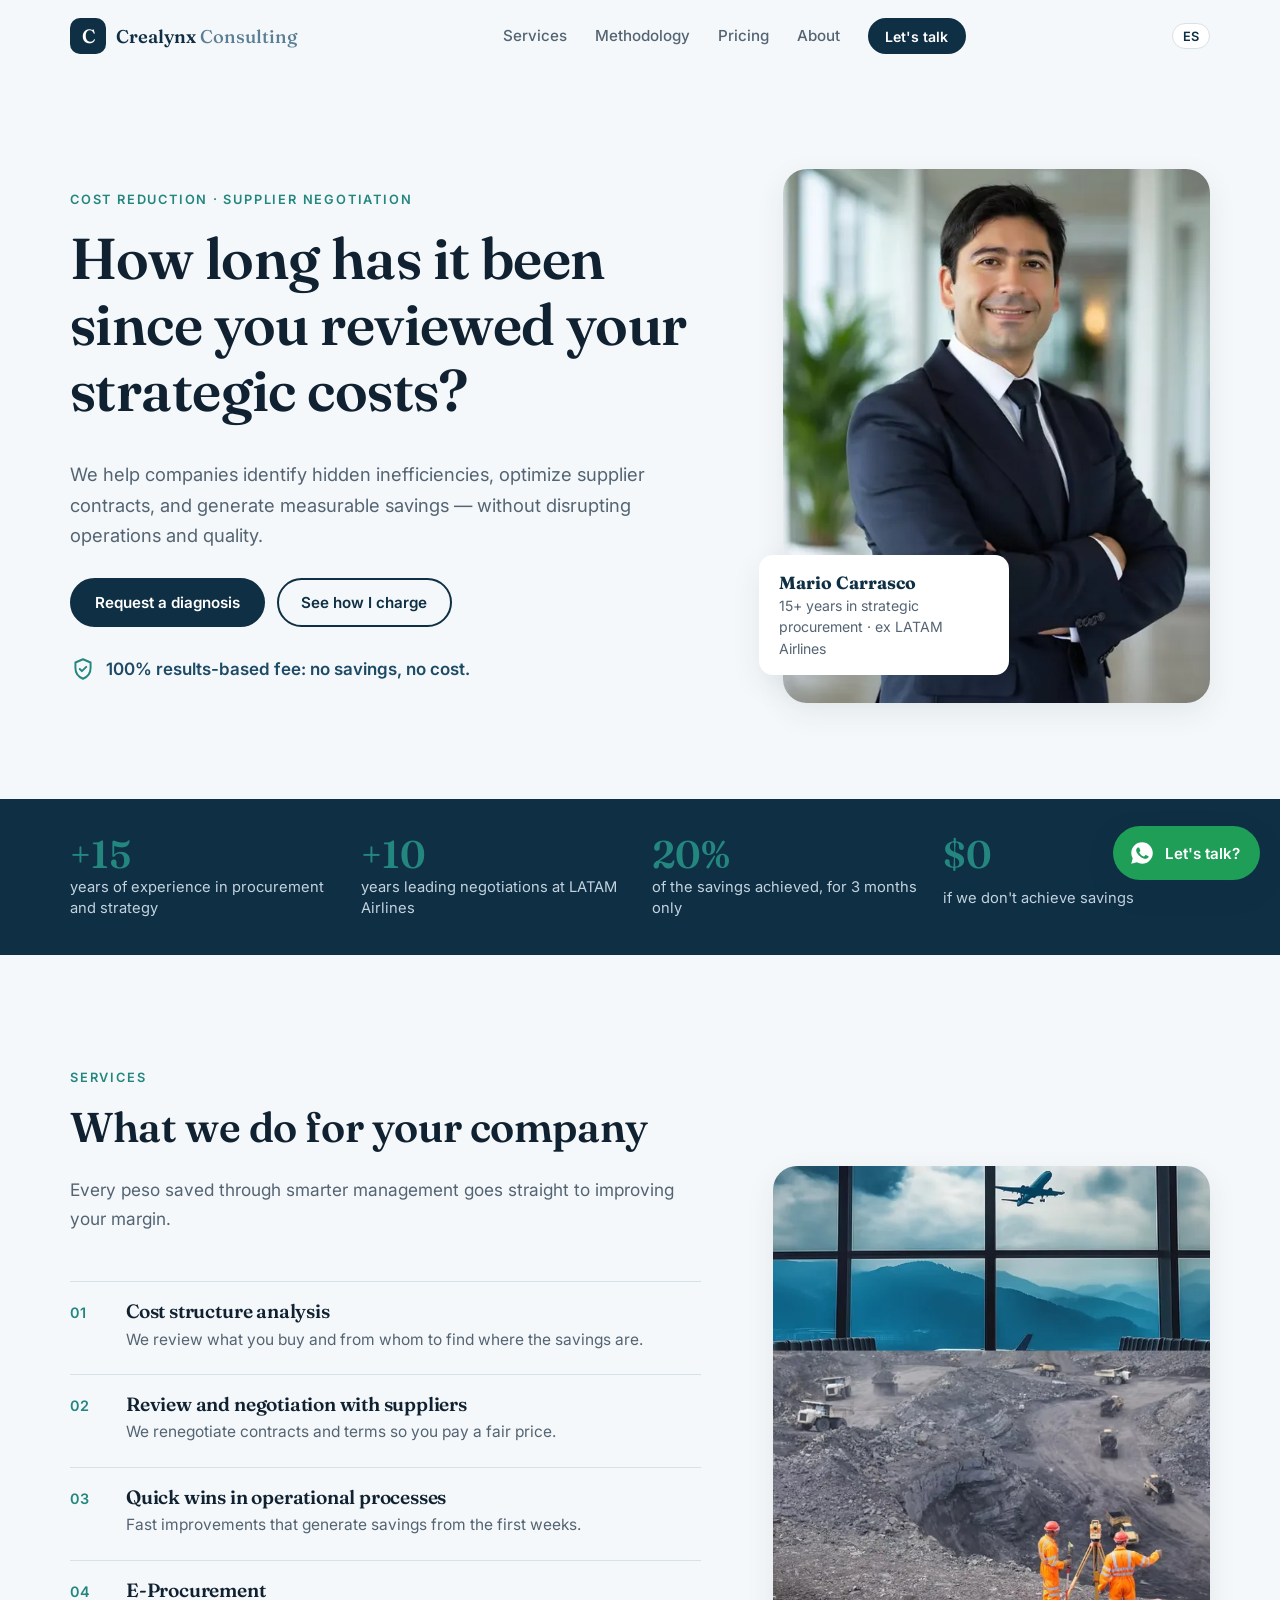
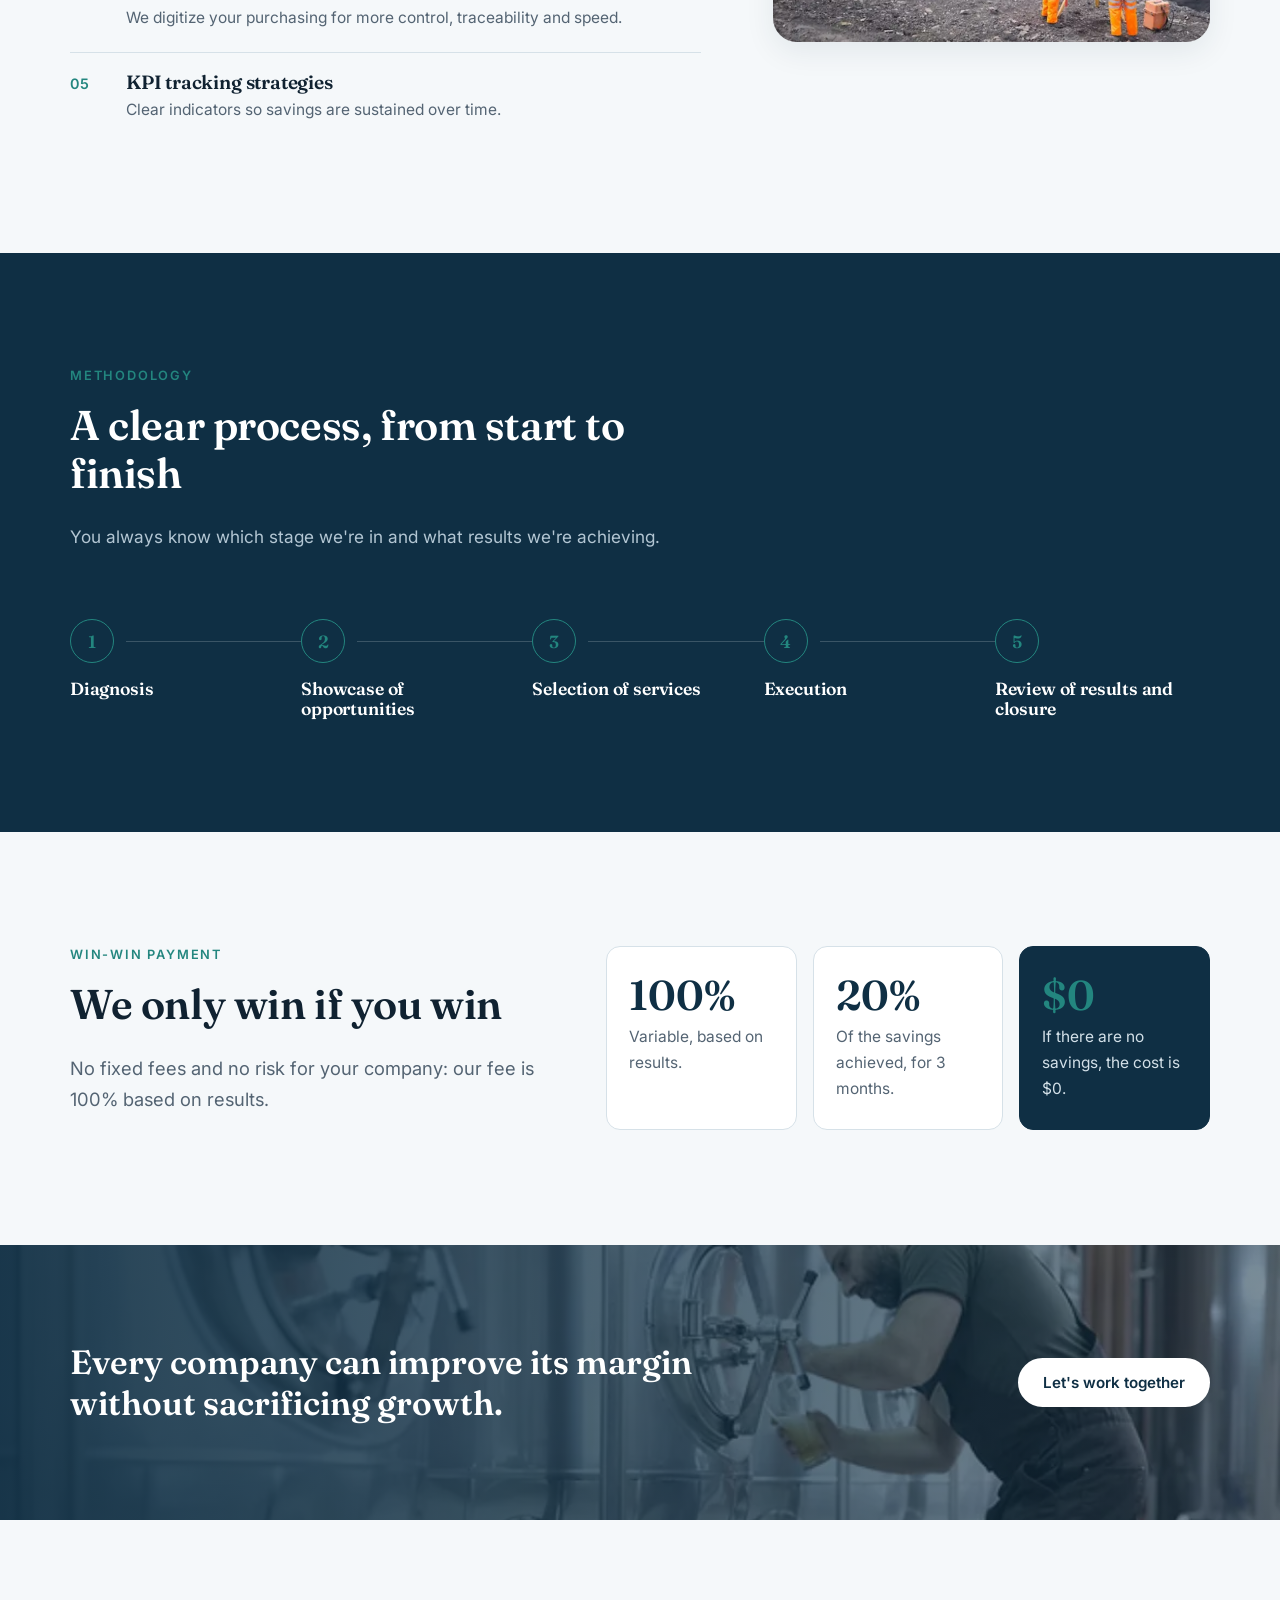
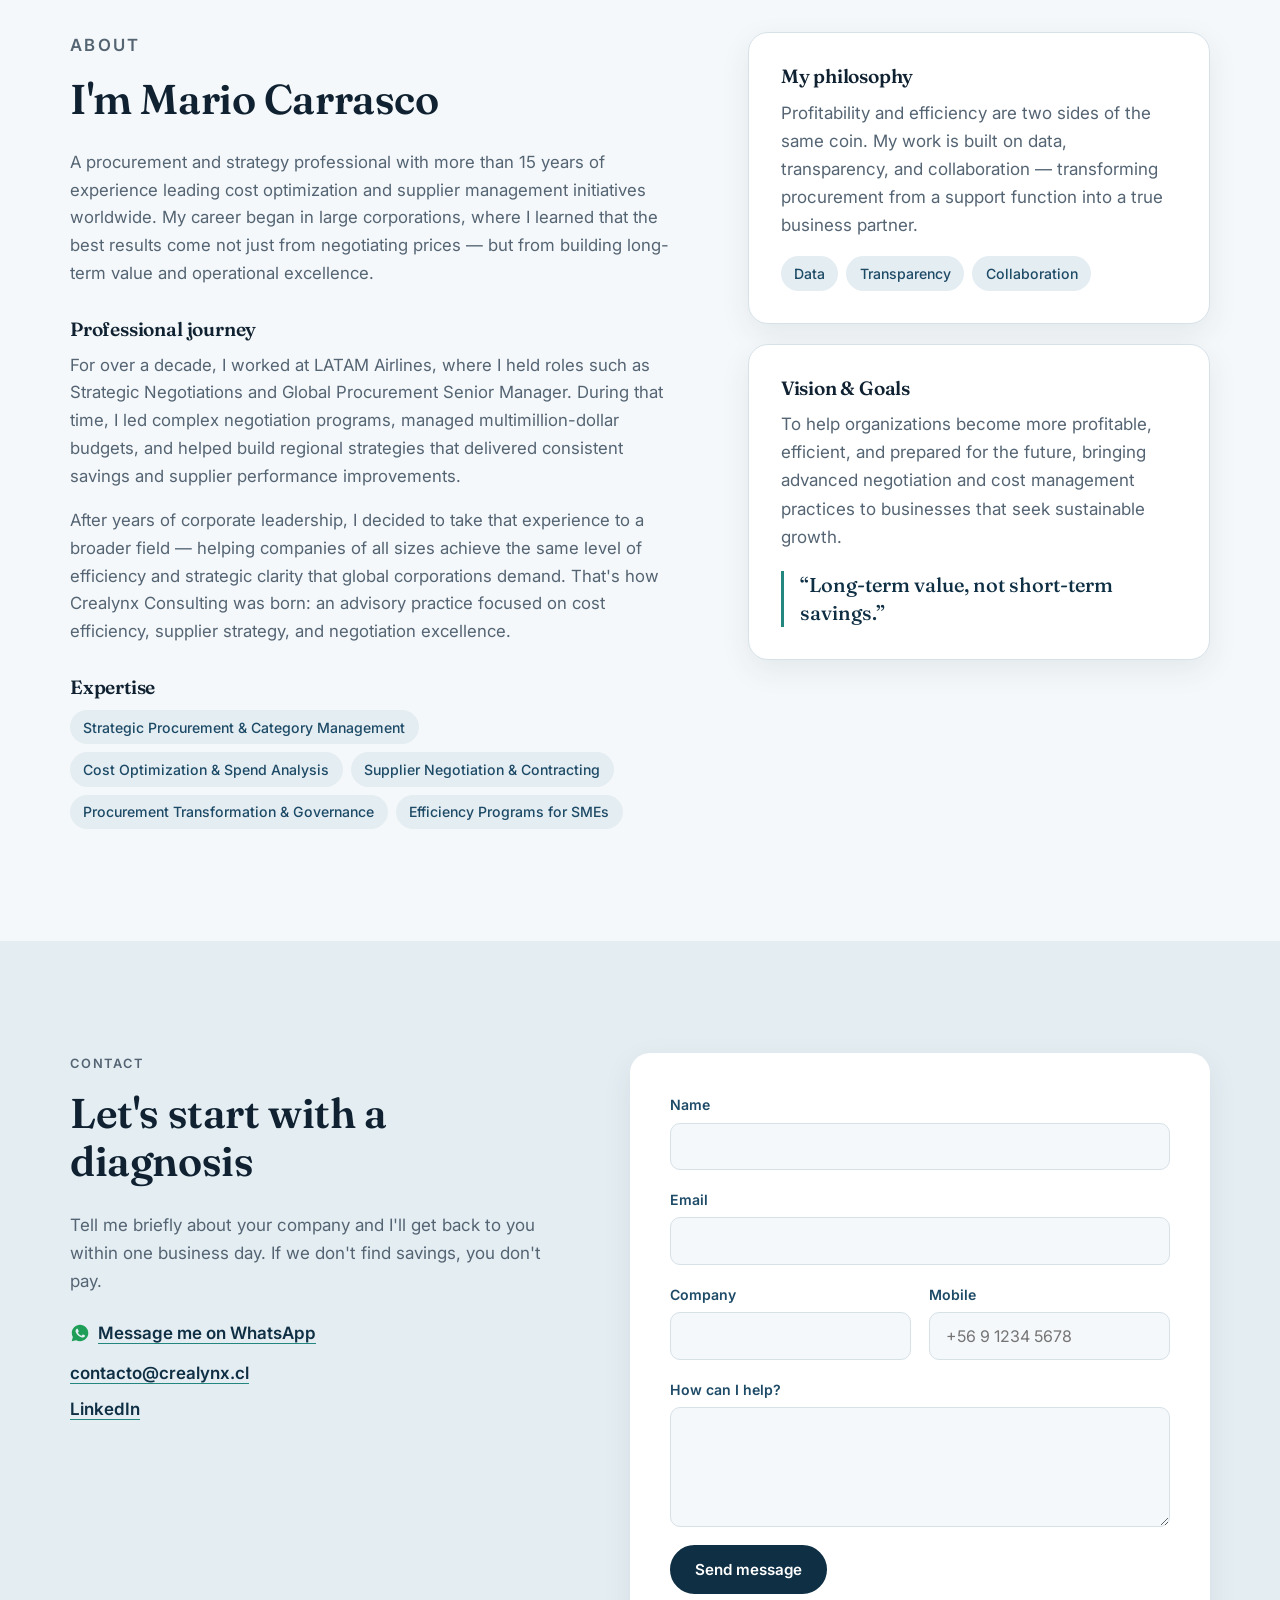
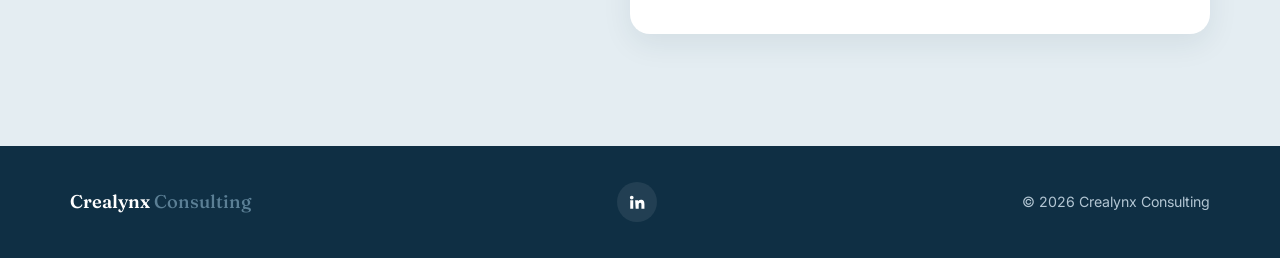
<file: index.html>
<!doctype html>
<html lang="es">
<head>
  <meta charset="utf-8">
  <meta name="viewport" content="width=device-width, initial-scale=1">
  <title>Crealynx Consulting · Reducción de costos y negociación con proveedores</title>
  <meta name="description" content="Mario Carrasco, más de 15 años en compras estratégicas (ex LATAM Airlines). Reducimos tus costos y negociamos con proveedores. Pago 100% variable: si no hay ahorro, no pagas.">
  <link rel="canonical" href="https://www.crealynx.cl/">
  <link rel="icon" href="assets/favicon.svg" type="image/svg+xml">
  <meta name="theme-color" content="#0f2f44">

  <meta property="og:type" content="website">
  <meta property="og:site_name" content="Crealynx Consulting">
  <meta property="og:title" content="¿Hace cuánto no revisas tus costos estratégicos? · Crealynx">
  <meta property="og:description" content="Ahorros medibles sin afectar tu operación. Pago 100% variable: si no hay ahorro, el costo es $0.">
  <meta property="og:url" content="https://www.crealynx.cl/">
  <meta property="og:image" content="https://www.crealynx.cl/assets/img/consultor.jpg">
  <meta property="og:locale" content="es_CL">
  <meta property="og:locale:alternate" content="en_US">

  <link rel="preconnect" href="https://fonts.googleapis.com">
  <link rel="preconnect" href="https://fonts.gstatic.com" crossorigin>
  <link href="https://fonts.googleapis.com/css2?family=Fraunces:opsz,wght@9..144,500;9..144,600&family=Inter:wght@400;500;600&display=swap" rel="stylesheet">
  <link rel="stylesheet" href="assets/css/styles.css">

  <script type="application/ld+json">
  {
    "@context": "https://schema.org",
    "@type": "ProfessionalService",
    "name": "Crealynx Consulting",
    "url": "https://www.crealynx.cl/",
    "image": "https://www.crealynx.cl/assets/img/consultor.jpg",
    "areaServed": "CL",
    "description": "Consultoría en reducción de costos, negociación con proveedores y compras estratégicas, con pago 100% variable según resultados.",
    "founder": { "@type": "Person", "name": "Mario Carrasco", "jobTitle": "Consultor en compras estratégicas" }
  }
  </script>
</head>
<body>
  <a class="skip" href="#main" data-i18n="skip">Saltar al contenido</a>

  <header class="site-header">
    <div class="wrap header-inner">
      <a class="brand" href="#top" aria-label="Crealynx Consulting">
        <span class="brand-mark" aria-hidden="true">C</span>
        <span class="brand-name">Crealynx <span>Consulting</span></span>
      </a>
      <nav class="nav" id="nav" aria-label="Principal">
        <a href="#servicios" data-i18n="nav.services">Servicios</a>
        <a href="#metodologia" data-i18n="nav.method">Metodología</a>
        <a href="#pago" data-i18n="nav.pricing">Cómo cobro</a>
        <a href="#nosotros" data-i18n="nav.about">Quién soy</a>
        <a href="#contacto" class="btn btn-sm" data-i18n="nav.contact">Conversemos</a>
      </nav>
      <div class="header-actions">
        <button class="lang" type="button" id="lang-toggle" aria-label="Switch to English">EN</button>
        <button class="menu-toggle" type="button" aria-controls="nav" aria-expanded="false" aria-label="Abrir menú">
          <span></span><span></span><span></span>
        </button>
      </div>
    </div>
  </header>

  <main id="main">
    <!-- 1. HERO: la pregunta que engancha -->
    <section class="hero" id="top">
      <div class="wrap hero-grid">
        <div class="hero-copy">
          <p class="eyebrow" data-i18n="hero.eyebrow">Reducción de costos · Negociación con proveedores</p>
          <h1 data-i18n="hero.title">¿Hace cuánto no revisas tus costos estratégicos?</h1>
          <p class="lead" data-i18n="hero.lead">Ayudamos a las empresas a detectar ineficiencias ocultas, optimizar sus contratos con proveedores y generar ahorros medibles, sin afectar la operación ni la calidad.</p>
          <div class="hero-cta">
            <a href="#contacto" class="btn" data-i18n="hero.cta">Solicita un diagnóstico</a>
            <a href="#pago" class="btn btn-ghost" data-i18n="hero.cta2">Ver cómo cobro</a>
          </div>
          <p class="guarantee">
            <svg viewBox="0 0 24 24" aria-hidden="true"><path d="M12 3l7 3v5c0 4.5-3 8.3-7 10-4-1.7-7-5.5-7-10V6l7-3z"/><path d="M9 12l2 2 4-4"/></svg>
            <span data-i18n="hero.guarantee">Pago 100% variable: si no hay ahorro, no pagas.</span>
          </p>
        </div>
        <figure class="hero-photo">
          <picture>
            <source type="image/webp" srcset="assets/img/consultor-600.webp 600w, assets/img/consultor.webp 1179w" sizes="(min-width: 960px) 420px, 90vw">
            <img src="assets/img/consultor.jpg" width="1179" height="1390" alt="Mario Carrasco, fundador de Crealynx Consulting" fetchpriority="high">
          </picture>
          <figcaption>
            <strong>Mario Carrasco</strong>
            <span data-i18n="hero.role">+15 años en compras estratégicas · ex LATAM Airlines</span>
          </figcaption>
        </figure>
      </div>
    </section>

    <!-- Cifras clave -->
    <section class="stats" aria-label="Cifras clave">
      <div class="wrap stats-grid">
        <div><strong>+15</strong><span data-i18n="stat1">años de experiencia en compras y estrategia</span></div>
        <div><strong>+10</strong><span data-i18n="stat2">años liderando negociaciones en LATAM Airlines</span></div>
        <div><strong>20%</strong><span data-i18n="stat3">del ahorro logrado, solo por 3 meses</span></div>
        <div><strong>$0</strong><span data-i18n="stat4">si no conseguimos ahorros</span></div>
      </div>
    </section>

    <!-- 2. SERVICIOS -->
    <section class="section" id="servicios">
      <div class="wrap services">
        <div>
          <header class="section-head">
            <p class="eyebrow" data-i18n="services.eyebrow">Servicios</p>
            <h2 data-i18n="services.title">Qué hacemos por tu empresa</h2>
            <p data-i18n="services.lead">Cada peso ahorrado con una gestión más inteligente va directo a mejorar tu margen.</p>
          </header>
          <ol class="service-list">
            <li>
              <h3 data-i18n="s1.t">Análisis de la estructura de costos</h3>
              <p data-i18n="s1.d">Revisamos en qué y con quién gastas para encontrar dónde está el ahorro.</p>
            </li>
            <li>
              <h3 data-i18n="s2.t">Revisión y negociación con proveedores</h3>
              <p data-i18n="s2.d">Renegociamos contratos y condiciones para que pagues lo justo.</p>
            </li>
            <li>
              <h3 data-i18n="s3.t">Quick wins en procesos operacionales</h3>
              <p data-i18n="s3.d">Mejoras rápidas que generan ahorro desde las primeras semanas.</p>
            </li>
            <li>
              <h3 data-i18n="s4.t">E-Procurement</h3>
              <p data-i18n="s4.d">Digitalizamos tus compras para ganar control, trazabilidad y velocidad.</p>
            </li>
            <li>
              <h3 data-i18n="s5.t">Estrategias de seguimiento con KPI</h3>
              <p data-i18n="s5.d">Indicadores claros para que los ahorros se mantengan en el tiempo.</p>
            </li>
          </ol>
        </div>
        <figure class="services-img">
          <img src="assets/img/industria.webp" width="649" height="707" loading="lazy" alt="Aviación y minería: industrias donde se aplican estas estrategias de compra">
        </figure>
      </div>
    </section>

    <!-- 3. METODOLOGÍA -->
    <section class="section section-dark" id="metodologia">
      <div class="wrap">
        <header class="section-head">
          <p class="eyebrow" data-i18n="method.eyebrow">Metodología</p>
          <h2 data-i18n="method.title">Un proceso claro, de principio a fin</h2>
          <p data-i18n="method.lead">Sabes en todo momento en qué etapa estamos y qué resultados estamos obteniendo.</p>
        </header>
        <ol class="steps">
          <li><span class="step-n">1</span><h3 data-i18n="m1">Diagnóstico</h3></li>
          <li><span class="step-n">2</span><h3 data-i18n="m2">Presentación de oportunidades</h3></li>
          <li><span class="step-n">3</span><h3 data-i18n="m3">Selección de servicios</h3></li>
          <li><span class="step-n">4</span><h3 data-i18n="m4">Ejecución</h3></li>
          <li><span class="step-n">5</span><h3 data-i18n="m5">Revisión de resultados y cierre</h3></li>
        </ol>
      </div>
    </section>

    <!-- 4. PAGO WIN-WIN -->
    <section class="section" id="pago">
      <div class="wrap pricing">
        <div>
          <p class="eyebrow" data-i18n="pay.eyebrow">Pago win-win</p>
          <h2 data-i18n="pay.title">Solo ganamos si tú ganas</h2>
          <p class="lead" data-i18n="pay.lead">Sin honorarios fijos ni riesgo para tu empresa: nuestro pago depende 100% de los resultados.</p>
        </div>
        <ul class="pay-cards">
          <li>
            <strong>100%</strong>
            <span data-i18n="pay1">Variable, basado en resultados.</span>
          </li>
          <li>
            <strong>20%</strong>
            <span data-i18n="pay2">Del ahorro logrado, durante 3 meses.</span>
          </li>
          <li class="pay-zero">
            <strong>$0</strong>
            <span data-i18n="pay3">Si no hay ahorro, no pagas nada.</span>
          </li>
        </ul>
      </div>
    </section>

    <!-- Banda CTA -->
    <section class="band">
      <img src="assets/img/planta.webp" width="1179" height="486" loading="lazy" alt="">
      <div class="band-inner wrap">
        <p data-i18n="band.t">Toda empresa puede mejorar su margen sin sacrificar crecimiento.</p>
        <a href="#contacto" class="btn btn-light" data-i18n="band.cta">Trabajemos juntos</a>
      </div>
    </section>

    <!-- 5. QUIÉN SOY -->
    <section class="section" id="nosotros">
      <div class="wrap about">
        <div class="about-copy">
          <p class="eyebrow" data-i18n="about.eyebrow">Quién soy</p>
          <h2 data-i18n="about.title">Soy Mario Carrasco</h2>
          <p data-i18n="about.p1">Profesional de compras y estrategia con más de 15 años de experiencia liderando iniciativas de optimización de costos y gestión de proveedores a nivel global. Mi carrera comenzó en grandes corporaciones, donde aprendí que los mejores resultados no vienen solo de negociar precios, sino de construir valor de largo plazo y excelencia operacional.</p>

          <h3 data-i18n="about.journeyT">Trayectoria</h3>
          <p data-i18n="about.p2">Durante más de una década trabajé en LATAM Airlines, en cargos como Strategic Negotiations y Global Procurement Senior Manager. Lideré programas de negociación complejos, administré presupuestos multimillonarios y ayudé a construir estrategias regionales que entregaron ahorros consistentes y mejoras en el desempeño de proveedores.</p>
          <p data-i18n="about.p3">Después de años de liderazgo corporativo, decidí llevar esa experiencia a un campo más amplio: ayudar a empresas de todos los tamaños a alcanzar el mismo nivel de eficiencia y claridad estratégica que exigen las corporaciones globales. Así nació Crealynx Consulting, una práctica de asesoría enfocada en eficiencia de costos, estrategia de proveedores y excelencia en negociación.</p>

          <h3 data-i18n="about.expT">Especialidades</h3>
          <ul class="tags">
            <li data-i18n="e1">Compras estratégicas y gestión por categorías</li>
            <li data-i18n="e2">Optimización de costos y análisis de gasto</li>
            <li data-i18n="e3">Negociación y contratos con proveedores</li>
            <li data-i18n="e4">Transformación y gobierno de compras</li>
            <li data-i18n="e5">Programas de eficiencia para pymes</li>
          </ul>
        </div>

        <aside class="about-side">
          <div class="vision">
            <h3 data-i18n="phil.t">Mi filosofía</h3>
            <p data-i18n="phil.d">Rentabilidad y eficiencia son dos caras de la misma moneda. Mi trabajo se basa en datos, transparencia y colaboración, para transformar compras de una función de soporte en un verdadero socio del negocio.</p>
            <ul class="pillars-mini">
              <li data-i18n="pill.data">Datos</li>
              <li data-i18n="pill.transparency">Transparencia</li>
              <li data-i18n="pill.collab">Colaboración</li>
            </ul>
          </div>
          <div class="vision">
            <h3 data-i18n="vision.t">Visión y objetivos</h3>
            <p data-i18n="vision.d">Ayudar a las organizaciones a ser más rentables, eficientes y preparadas para el futuro, llevando prácticas avanzadas de negociación y gestión de costos a empresas que buscan crecer de forma sostenible.</p>
            <blockquote data-i18n="vision.q">«Valor de largo plazo, no ahorros de corto plazo.»</blockquote>
          </div>
        </aside>
      </div>
    </section>

    <!-- 6. CONTACTO -->
    <section class="section section-sand" id="contacto">
      <div class="wrap contact">
        <div class="contact-copy">
          <p class="eyebrow" data-i18n="contact.eyebrow">Contacto</p>
          <h2 data-i18n="contact.title">Empecemos con un diagnóstico</h2>
          <p data-i18n="contact.lead">Cuéntame brevemente sobre tu empresa y te responderé dentro de un día hábil. Si no encontramos ahorros, no pagas.</p>
          <ul class="contact-list">
            <!-- TODO: reemplazar por los datos reales -->
            <li><a class="wa-link" href="https://wa.me/56900000000" target="_blank" rel="noopener"><svg viewBox="0 0 24 24" aria-hidden="true"><path d="M12.04 2C6.58 2 2.13 6.45 2.13 11.91c0 1.75.46 3.45 1.32 4.95L2.05 22l5.25-1.38a9.9 9.9 0 0 0 4.74 1.21c5.46 0 9.91-4.45 9.91-9.91C21.95 6.45 17.5 2 12.04 2zm5.8 14.03c-.25.69-1.44 1.32-1.99 1.37-.51.05-.99.24-3.33-.69-2.82-1.11-4.6-4-4.74-4.18-.14-.19-1.13-1.5-1.13-2.87 0-1.36.71-2.03.97-2.31.25-.28.55-.35.74-.35l.53.01c.17 0 .4-.06.62.48.25.6.83 2.06.9 2.21.07.15.12.32.02.51-.1.19-.15.31-.29.48-.14.17-.3.37-.43.5-.14.14-.29.3-.12.58.17.28.74 1.22 1.59 1.97 1.09.97 2.01 1.27 2.29 1.41.28.14.45.12.61-.07.17-.19.71-.83.9-1.11.19-.28.37-.23.63-.14.26.1 1.64.77 1.92.91.28.14.47.21.54.33.07.12.07.69-.18 1.37z"/></svg><span data-i18n="wa.label">Escríbeme por WhatsApp</span></a></li>
            <li><a href="mailto:contacto@crealynx.cl">contacto@crealynx.cl</a></li>
            <li><a href="https://www.linkedin.com/" target="_blank" rel="noopener">LinkedIn</a></li>
          </ul>
        </div>
        <form class="form" name="contacto" method="POST" data-netlify="true" netlify-honeypot="bot-field" action="gracias.html">
          <input type="hidden" name="form-name" value="contacto">
          <p class="hidden"><label>No completar: <input name="bot-field"></label></p>
          <div class="field">
            <label for="f-name" data-i18n="f.name">Nombre</label>
            <input id="f-name" name="nombre" type="text" autocomplete="name" required>
          </div>
          <div class="field">
            <label for="f-email" data-i18n="f.email">Correo electrónico</label>
            <input id="f-email" name="email" type="email" autocomplete="email" required>
          </div>
          <div class="field-row">
            <div class="field">
              <label for="f-company" data-i18n="f.company">Empresa</label>
              <input id="f-company" name="empresa" type="text" autocomplete="organization">
            </div>
            <div class="field">
              <label for="f-phone" data-i18n="f.phone">Celular</label>
              <input id="f-phone" name="celular" type="tel" autocomplete="tel" placeholder="+56 9 1234 5678">
            </div>
          </div>
          <div class="field">
            <label for="f-msg" data-i18n="f.msg">¿En qué te puedo ayudar?</label>
            <textarea id="f-msg" name="mensaje" rows="4" required></textarea>
          </div>
          <button class="btn" type="submit" data-i18n="f.send">Enviar mensaje</button>
        </form>
      </div>
    </section>
  </main>

  <footer class="site-footer">
    <div class="wrap footer-inner">
      <span class="brand-name">Crealynx <span>Consulting</span></span>
      <a class="social" href="https://www.linkedin.com/" target="_blank" rel="noopener" aria-label="LinkedIn">
        <svg viewBox="0 0 24 24" aria-hidden="true"><path d="M4.98 3.5a2.5 2.5 0 1 1 0 5 2.5 2.5 0 0 1 0-5zM3 9.5h4V21H3zM9.5 9.5h3.8v1.6h.05c.53-1 1.83-2.05 3.77-2.05 4.03 0 4.78 2.65 4.78 6.1V21h-4v-5.1c0-1.22-.02-2.78-1.7-2.78-1.7 0-1.95 1.33-1.95 2.7V21h-4z"/></svg>
      </a>
      <small>© <span id="year">2026</span> Crealynx Consulting</small>
    </div>
  </footer>

  <!-- TODO: reemplazar 56900000000 por el número real (código país + número, sin + ni espacios) -->
  <a class="wa-float wa-link" href="https://wa.me/56900000000" target="_blank" rel="noopener" aria-label="WhatsApp">
    <svg viewBox="0 0 24 24" aria-hidden="true"><path d="M12.04 2C6.58 2 2.13 6.45 2.13 11.91c0 1.75.46 3.45 1.32 4.95L2.05 22l5.25-1.38a9.9 9.9 0 0 0 4.74 1.21c5.46 0 9.91-4.45 9.91-9.91C21.95 6.45 17.5 2 12.04 2zm5.8 14.03c-.25.69-1.44 1.32-1.99 1.37-.51.05-.99.24-3.33-.69-2.82-1.11-4.6-4-4.74-4.18-.14-.19-1.13-1.5-1.13-2.87 0-1.36.71-2.03.97-2.31.25-.28.55-.35.74-.35l.53.01c.17 0 .4-.06.62.48.25.6.83 2.06.9 2.21.07.15.12.32.02.51-.1.19-.15.31-.29.48-.14.17-.3.37-.43.5-.14.14-.29.3-.12.58.17.28.74 1.22 1.59 1.97 1.09.97 2.01 1.27 2.29 1.41.28.14.45.12.61-.07.17-.19.71-.83.9-1.11.19-.28.37-.23.63-.14.26.1 1.64.77 1.92.91.28.14.47.21.54.33.07.12.07.69-.18 1.37z"/></svg><span class="wa-float-text" data-i18n="wa.short">¿Conversamos?</span>
  </a>

  <script src="assets/js/main.js" defer></script>
</body>
</html>
</file>
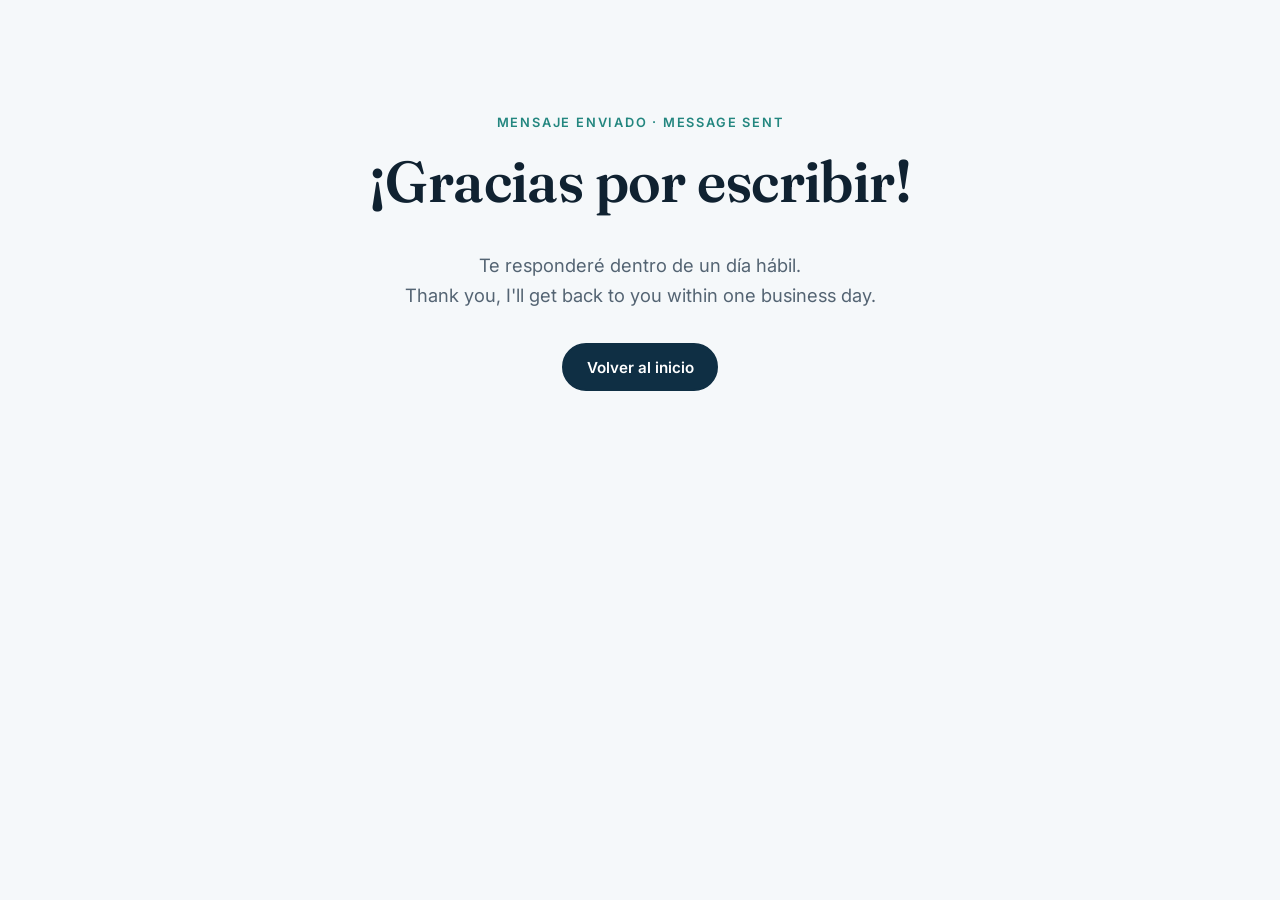
<file: gracias.html>
<!doctype html>
<html lang="es">
<head>
  <meta charset="utf-8">
  <meta name="viewport" content="width=device-width, initial-scale=1">
  <title>Gracias · Crealynx Consulting</title>
  <meta name="robots" content="noindex">
  <link rel="icon" href="assets/favicon.svg" type="image/svg+xml">
  <link href="https://fonts.googleapis.com/css2?family=Fraunces:opsz,wght@9..144,600&family=Inter:wght@400;600&display=swap" rel="stylesheet">
  <link rel="stylesheet" href="assets/css/styles.css">
</head>
<body>
  <main class="section">
    <div class="wrap" style="max-width:640px;text-align:center">
      <p class="eyebrow">Mensaje enviado · Message sent</p>
      <h1>¡Gracias por escribir!</h1>
      <p class="lead" style="margin-inline:auto">Te responderé dentro de un día hábil. <br>Thank you, I'll get back to you within one business day.</p>
      <p style="margin-top:32px"><a class="btn" href="/">Volver al inicio</a></p>
    </div>
  </main>
</body>
</html>
</file>
<file: assets/css/styles.css>
:root {
  --navy: #0f2f44;
  --navy-2: #1d4a66;
  --sand: #5b7f95;
  --sand-light: #e4edf2;
  --cream: #f5f8fa;
  --ink: #102231;
  --muted: #546473;
  --line: #d6e1e8;
  --accent: #23867f;
  --radius: 14px;
  --shadow: 0 10px 30px rgba(15, 47, 68, .08);
  --serif: "Fraunces", Georgia, serif;
  --sans: "Inter", system-ui, -apple-system, "Segoe UI", sans-serif;
}

*, *::before, *::after { box-sizing: border-box; }
html { scroll-behavior: smooth; scroll-padding-top: 80px; }
body {
  margin: 0;
  font-family: var(--sans);
  font-size: 17px;
  line-height: 1.65;
  color: var(--ink);
  background: var(--cream);
  -webkit-font-smoothing: antialiased;
}
img { max-width: 100%; height: auto; display: block; }
a { color: inherit; }
h1, h2, h3 { font-family: var(--serif); font-weight: 600; line-height: 1.15; margin: 0 0 .6em; letter-spacing: -.01em; }
h1 { font-size: clamp(2.2rem, 5vw, 3.6rem); }
h2 { font-size: clamp(1.8rem, 3.6vw, 2.6rem); }
h3 { font-size: 1.2rem; }
p { margin: 0 0 1em; }

.wrap { width: min(1140px, 100% - 32px); margin-inline: auto; }
.skip { position: absolute; left: -999px; top: 8px; background: var(--navy); color: #fff; padding: 8px 14px; border-radius: 8px; z-index: 100; }
.skip:focus { left: 8px; }
.hidden { display: none; }

.eyebrow {
  font-size: .8rem; font-weight: 600; letter-spacing: .14em; text-transform: uppercase;
  color: var(--accent); margin-bottom: 1rem;
}

/* Buttons */
.btn {
  display: inline-flex; align-items: center; justify-content: center; gap: .5em;
  padding: .85em 1.5em; border-radius: 999px; border: 2px solid var(--navy);
  background: var(--navy); color: #fff; font: 600 .95rem var(--sans);
  text-decoration: none; cursor: pointer; transition: transform .15s, background .2s, color .2s;
}
.btn:hover { transform: translateY(-2px); background: var(--navy-2); }
.btn:focus-visible, a:focus-visible, button:focus-visible, input:focus-visible, textarea:focus-visible {
  outline: 3px solid var(--accent); outline-offset: 2px;
}
.btn-ghost { background: transparent; color: var(--navy); }
.btn-ghost:hover { background: var(--navy); color: #fff; }
.btn-light { background: #fff; color: var(--navy); border-color: #fff; }
.btn-light:hover { background: var(--sand-light); }
.btn-sm { padding: .55em 1.1em; font-size: .88rem; }

/* Header */
.site-header {
  position: sticky; top: 0; z-index: 50;
  background: rgba(245, 248, 250, .9); backdrop-filter: blur(10px);
  border-bottom: 1px solid transparent; transition: border-color .2s;
}
.site-header.scrolled { border-color: var(--line); }
.header-inner { display: flex; align-items: center; justify-content: space-between; height: 72px; gap: 16px; }
.brand { display: flex; align-items: center; gap: 10px; text-decoration: none; }
.brand-mark {
  display: grid; place-items: center; width: 36px; height: 36px; border-radius: 10px;
  background: var(--navy); color: #fff; font: 600 1.2rem var(--serif);
}
.brand-name { font: 600 1.15rem var(--serif); color: var(--navy); }
.brand-name span { color: var(--sand); font-weight: 500; }
.nav { display: flex; align-items: center; gap: 28px; }
.nav a:not(.btn) { text-decoration: none; font-weight: 500; font-size: .95rem; color: var(--muted); }
.nav a:not(.btn):hover { color: var(--navy); }
.header-actions { display: flex; align-items: center; gap: 8px; }
.lang {
  border: 1px solid var(--line); background: #fff; border-radius: 999px;
  padding: .35em .8em; font: 600 .8rem var(--sans); color: var(--navy); cursor: pointer;
}
.menu-toggle { display: none; background: none; border: 0; padding: 8px; cursor: pointer; }
.menu-toggle span { display: block; width: 22px; height: 2px; background: var(--navy); margin: 5px 0; transition: .2s; }

/* Hero */
.hero { padding: clamp(48px, 8vw, 96px) 0; }
.hero-grid { display: grid; grid-template-columns: 1.2fr .8fr; gap: clamp(32px, 6vw, 72px); align-items: center; }
.lead { font-size: 1.15rem; color: var(--muted); max-width: 36em; }
.hero-cta { display: flex; flex-wrap: wrap; gap: 12px; margin: 28px 0; }
.hero-pills { display: flex; flex-wrap: wrap; gap: 8px; list-style: none; padding: 0; margin: 0; }
.hero-pills li {
  font-size: .85rem; padding: .35em .9em; border-radius: 999px;
  background: var(--sand-light); color: var(--navy-2); font-weight: 500;
}
.hero-photo { position: relative; margin: 0; }
.hero-photo img { border-radius: 24px; box-shadow: var(--shadow); aspect-ratio: 4 / 5; object-fit: cover; object-position: top; width: 100%; }
.hero-photo figcaption {
  position: absolute; left: -24px; bottom: 28px; max-width: 250px;
  background: #fff; padding: 16px 20px; border-radius: var(--radius); box-shadow: var(--shadow);
  font-size: .95rem; line-height: 1.4;
}
.hero-photo figcaption strong { display: block; font-family: var(--serif); color: var(--navy); font-size: 1.1rem; }
.hero-photo figcaption span { color: var(--muted); font-size: .88rem; }
.guarantee { display: flex; align-items: center; gap: 10px; margin: 0; font-weight: 600; color: var(--navy-2); }
.guarantee svg { width: 26px; height: 26px; flex: none; fill: none; stroke: var(--accent); stroke-width: 1.8; stroke-linecap: round; stroke-linejoin: round; }

/* Stats */
.stats { background: var(--navy); color: #fff; padding: 36px 0; }
.stats-grid { display: grid; grid-template-columns: repeat(4, 1fr); gap: 24px; }
.stats-grid div { display: grid; gap: 4px; }
.stats-grid strong { font: 600 2.4rem/1 var(--serif); color: var(--accent); }
.stats-grid span { color: #c3d3de; font-size: .92rem; line-height: 1.4; }

/* Services */
.services { display: grid; grid-template-columns: 1.3fr .9fr; gap: clamp(32px, 6vw, 72px); align-items: center; }
.service-list { list-style: none; padding: 0; margin: 0; counter-reset: s; display: grid; gap: 4px; }
.service-list li { counter-increment: s; display: grid; grid-template-columns: 48px 1fr; column-gap: 8px; padding: 18px 0; border-top: 1px solid var(--line); }
.service-list li::before { content: counter(s, decimal-leading-zero); grid-row: span 2; font: 600 .9rem var(--sans); color: var(--accent); padding-top: 4px; letter-spacing: .08em; }
.service-list h3 { margin: 0 0 4px; }
.service-list p { margin: 0; color: var(--muted); font-size: .97rem; }
.services-img { margin: 0; }
.services-img img { border-radius: 24px; box-shadow: var(--shadow); width: 100%; aspect-ratio: 649 / 707; object-fit: cover; }

/* Steps */
.steps { list-style: none; padding: 0; margin: 0; display: grid; grid-template-columns: repeat(5, 1fr); gap: 16px; position: relative; }
.steps li { position: relative; padding-top: 20px; }
.steps li::before { content: ""; position: absolute; top: 42px; left: 56px; right: -16px; height: 1px; background: rgba(255, 255, 255, .18); }
.steps li:last-child::before { display: none; }
.step-n { display: grid; place-items: center; width: 44px; height: 44px; border-radius: 50%; border: 1.5px solid var(--accent); color: var(--accent); font: 600 1.1rem var(--serif); margin-bottom: 16px; }
.steps h3 { font-size: 1.1rem; margin: 0; }

/* Pricing */
.pricing { display: grid; grid-template-columns: 1fr 1.3fr; gap: clamp(32px, 6vw, 72px); align-items: center; }
.pay-cards { list-style: none; padding: 0; margin: 0; display: grid; grid-template-columns: repeat(3, 1fr); gap: 16px; }
.pay-cards li { background: #fff; border: 1px solid var(--line); border-radius: var(--radius); padding: 28px 22px; display: grid; gap: 8px; align-content: start; }
.pay-cards strong { font: 600 2.6rem/1 var(--serif); color: var(--navy); }
.pay-cards span { color: var(--muted); font-size: .97rem; }
.pay-cards .pay-zero { background: var(--navy); border-color: var(--navy); }
.pay-cards .pay-zero strong { color: var(--accent); }
.pay-cards .pay-zero span { color: #d3e0e8; }

/* Band */
.band { position: relative; overflow: hidden; color: #fff; }
.band img { position: absolute; inset: 0; width: 100%; height: 100%; object-fit: cover; }
.band::after { content: ""; position: absolute; inset: 0; background: linear-gradient(90deg, rgba(15, 47, 68, .92), rgba(15, 47, 68, .55)); }
.band-inner { position: relative; z-index: 1; padding: clamp(56px, 8vw, 96px) 0; display: flex; align-items: center; justify-content: space-between; gap: 24px; flex-wrap: wrap; }
.band-inner p { margin: 0; max-width: 22em; font: 600 clamp(1.5rem, 3vw, 2.1rem)/1.25 var(--serif); }

/* Sections */
.section { padding: clamp(64px, 9vw, 112px) 0; }
.section-head { max-width: 640px; margin-bottom: 48px; }
.section-head p:last-child { color: var(--muted); font-size: 1.08rem; }
.section-dark { background: var(--navy); color: #e5eef3; }
.section-dark h2, .section-dark h3 { color: #fff; }
.section-dark .section-head p:last-child { color: #b3c6d3; }
.section-sand { background: var(--sand-light); }

/* About */
.about { display: grid; grid-template-columns: 1.3fr 1fr; gap: clamp(32px, 6vw, 80px); align-items: start; }
.about-copy p { color: var(--muted); font-size: 1.05rem; }
.about-copy h3 { margin-top: 1.6em; }
.tags { list-style: none; padding: 0; margin: 0; display: flex; flex-wrap: wrap; gap: 8px; }
.tags li, .pillars-mini li { font-size: .88rem; padding: .4em .95em; border-radius: 999px; background: var(--sand-light); color: var(--navy-2); font-weight: 500; }
.pillars-mini { list-style: none; padding: 0; margin: 0; display: flex; flex-wrap: wrap; gap: 8px; }
.about-side { display: grid; gap: 20px; position: sticky; top: 96px; }
.vision { background: #fff; border: 1px solid var(--line); border-radius: 20px; padding: 32px; box-shadow: var(--shadow); }
.vision p { color: var(--muted); }
.vision blockquote {
  margin: 20px 0 0; padding-left: 16px; border-left: 3px solid var(--accent);
  font: 500 1.25rem/1.4 var(--serif); color: var(--navy);
}

/* Contact */
.contact { display: grid; grid-template-columns: 1fr 1.2fr; gap: clamp(32px, 6vw, 80px); align-items: start; }
.contact-copy p { color: var(--muted); }
.contact-list { list-style: none; padding: 0; margin: 24px 0 0; display: grid; gap: 8px; }
.contact-list a { color: var(--navy); font-weight: 600; text-decoration-color: var(--accent); text-underline-offset: 4px; }
.form { background: #fff; padding: clamp(24px, 4vw, 40px); border-radius: 20px; box-shadow: var(--shadow); display: grid; gap: 18px; }
.field { display: grid; gap: 6px; }
.field-row { display: grid; grid-template-columns: 1fr 1fr; gap: 18px; }
.field label { font-size: .88rem; font-weight: 600; color: var(--navy-2); }
.field input, .field textarea {
  width: 100%; font: 400 1rem var(--sans); color: var(--ink);
  padding: .8em 1em; border: 1px solid var(--line); border-radius: 10px; background: var(--cream);
  transition: border-color .2s, background .2s;
}
.field input:focus, .field textarea:focus { border-color: var(--navy-2); background: #fff; outline: none; }
.field textarea { resize: vertical; min-height: 120px; }
.form .btn { justify-self: start; }

/* Footer */
.site-footer { background: var(--navy); color: #b3c6d3; padding: 36px 0; }
.footer-inner { display: flex; align-items: center; justify-content: space-between; gap: 16px; flex-wrap: wrap; }
.site-footer .brand-name { color: #fff; }
.social { display: grid; place-items: center; width: 40px; height: 40px; border-radius: 50%; background: rgba(255, 255, 255, .08); transition: background .2s; }
.social:hover { background: var(--accent); }
.social svg { width: 18px; height: 18px; fill: #fff; }

/* WhatsApp */
.wa-link svg { width: 20px; height: 20px; fill: currentColor; flex: none; }
.contact-list .wa-link { display: inline-flex; align-items: center; gap: 8px; }
.contact-list .wa-link svg { fill: #1f9e57; }
.wa-float {
  position: fixed; right: 20px; bottom: 20px; z-index: 60;
  display: inline-flex; align-items: center; gap: 10px;
  padding: 14px 20px 14px 16px; border-radius: 999px;
  background: #1f9e57; color: #fff; text-decoration: none; font: 600 .95rem var(--sans);
  box-shadow: 0 10px 25px rgba(15, 47, 68, .25); transition: transform .15s, background .2s;
}
.wa-float:hover { transform: translateY(-2px); background: #188a4b; }
.wa-float svg { width: 26px; height: 26px; }
@media (max-width: 760px) {
  .wa-float { right: 16px; bottom: 16px; padding: 14px; }
  .wa-float-text { position: absolute; width: 1px; height: 1px; overflow: hidden; clip: rect(0 0 0 0); }
}

/* Reveal on scroll */
.reveal { opacity: 0; transform: translateY(16px); transition: opacity .6s ease, transform .6s ease; }
.reveal.in { opacity: 1; transform: none; }
@media (prefers-reduced-motion: reduce) {
  html { scroll-behavior: auto; }
  .reveal { opacity: 1; transform: none; transition: none; }
  .btn { transition: none; }
}

/* Responsive */
@media (max-width: 960px) {
  .hero-grid, .about, .contact, .services, .pricing { grid-template-columns: 1fr; }
  .stats-grid { grid-template-columns: repeat(2, 1fr); }
  .steps { grid-template-columns: 1fr; gap: 0; }
  .steps li { display: flex; align-items: center; gap: 16px; padding: 10px 0; }
  .steps li::before { top: 54px; bottom: -10px; left: 22px; right: auto; width: 1px; height: auto; }
  .step-n { margin: 0; flex: none; }
  .services-img { max-width: 440px; }
  .about-side { position: static; }
  .hero-photo { max-width: 440px; }
  .hero-photo figcaption { left: 16px; }
}
@media (max-width: 760px) {
  .menu-toggle { display: block; }
  .nav {
    position: absolute; top: 72px; left: 0; right: 0;
    flex-direction: column; align-items: stretch; gap: 0;
    background: var(--cream); border-bottom: 1px solid var(--line);
    padding: 8px 16px 20px; display: none;
  }
  .nav.open { display: flex; }
  .nav a:not(.btn) { padding: 14px 0; border-bottom: 1px solid var(--line); font-size: 1.05rem; }
  .nav .btn { margin-top: 16px; }
  .menu-toggle[aria-expanded="true"] span:nth-child(1) { transform: translateY(7px) rotate(45deg); }
  .menu-toggle[aria-expanded="true"] span:nth-child(2) { opacity: 0; }
  .menu-toggle[aria-expanded="true"] span:nth-child(3) { transform: translateY(-7px) rotate(-45deg); }
  .field-row, .pay-cards { grid-template-columns: 1fr; }
  .form .btn { justify-self: stretch; }
}
</file>
